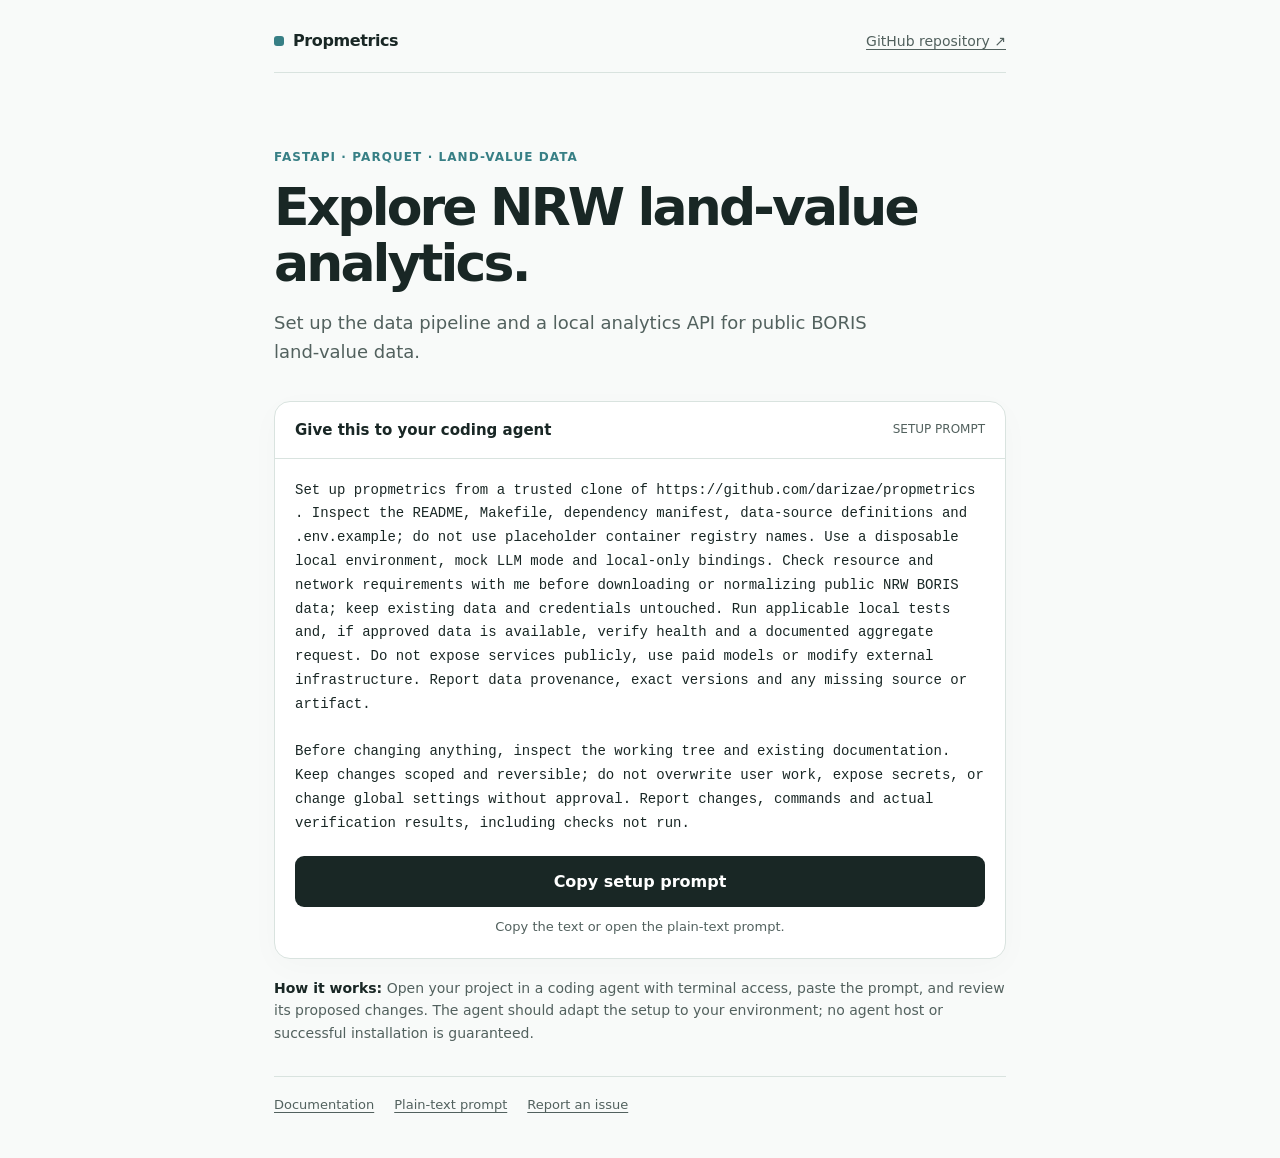
<file: docs/index.html>
<!doctype html>
<html lang="en">
<head>
<meta charset="utf-8">
<meta name="viewport" content="width=device-width, initial-scale=1">
<meta name="description" content="Set up the data pipeline and a local analytics API for public BORIS land-value data.">
<title>Propmetrics — Agent setup</title>
<style>*{box-sizing:border-box} :root{color-scheme:light dark;--bg:#f8faf9;--panel:#fff;--ink:#192725;--muted:#52615e;--border:#d9e3df;--accent:#377f85;--button:#192725;--button-ink:#fff} @media(prefers-color-scheme:dark){:root{--bg:#121817;--panel:#1b2422;--ink:#edf3f0;--muted:#b5c4bf;--border:#3b4844;--accent:#a5d5cb;--button:#edf3f0;--button-ink:#16201e}} body{margin:0;background:var(--bg);color:var(--ink);font:16px/1.6 system-ui,-apple-system,BlinkMacSystemFont,"Segoe UI",sans-serif} a{color:inherit;text-underline-offset:3px} a:hover{color:var(--accent)} .shell{max-width:780px;margin:auto;padding:28px 24px 42px} header,footer,.prompt-head{display:flex;align-items:center;justify-content:space-between;gap:14px;flex-wrap:wrap} header{padding-bottom:18px;border-bottom:1px solid var(--border)} .wordmark{font-size:16px;font-weight:740;letter-spacing:-.025em}.brand-mark{display:inline-block;background:var(--accent);width:10px;height:10px;border-radius:3px;margin-right:9px}.nav{font-size:14px;color:var(--muted)} main{padding-top:clamp(40px,8vw,75px)} .eyebrow{font-size:12px;font-weight:700;letter-spacing:.09em;text-transform:uppercase;color:var(--accent)} h1{font-size:clamp(33px,6vw,52px);line-height:1.08;letter-spacing:-.055em;margin:12px 0 18px;max-width:690px} .lede{color:var(--muted);max-width:630px;font-size:18px;margin:0 0 34px}.prompt-card{background:var(--panel);border:1px solid var(--border);border-radius:16px;box-shadow:0 8px 32px #00000006;overflow:hidden}.prompt-head{padding:16px 20px;border-bottom:1px solid var(--border)} h2{font-size:15px;margin:0}.prompt-label{font-size:12px;color:var(--muted)} pre{white-space:pre-wrap;overflow-wrap:anywhere;font:14px/1.7 ui-monospace,SFMono-Regular,Consolas,monospace;padding:20px;margin:0;tab-size:2}.actions{padding:0 20px 20px;display:flex;flex-direction:column;gap:10px} button{font:inherit;font-weight:650;background:var(--button);color:var(--button-ink);border:1px solid transparent;padding:12px;border-radius:9px;cursor:pointer;min-height:48px}button:hover{opacity:.86}button:disabled{opacity:.55;cursor:default} a:focus-visible,button:focus-visible,pre:focus-visible{outline:3px solid var(--accent);outline-offset:4px}.status{font-size:13px;color:var(--muted);min-height:1.6em;margin:0;text-align:center}.hint{font-size:14px;color:var(--muted);margin:18px 0 32px}.hint strong{color:var(--ink)} footer{border-top:1px solid var(--border);padding-top:18px;font-size:13px;color:var(--muted);justify-content:flex-start;gap:20px} @media(max-width:420px){.shell{padding:20px 16px 32px} .prompt-head,pre{padding:14px}.actions{padding:0 14px 14px}}</style>
</head>
<body>
<div class="shell">
<header><div class="wordmark"><span class="brand-mark" aria-hidden="true"></span>Propmetrics</div><a class="nav" href="https://github.com/darizae/propmetrics">GitHub repository ↗</a></header>
<main>
<div class="eyebrow">FastAPI · Parquet · Land-value data</div>
<h1>Explore NRW land-value analytics.</h1>
<p class="lede">Set up the data pipeline and a local analytics API for public BORIS land-value data.</p>
<section class="prompt-card" aria-labelledby="prompt-heading">
<div class="prompt-head"><h2 id="prompt-heading">Give this to your coding agent</h2><span class="prompt-label">SETUP PROMPT</span></div>
<pre id="setup-prompt" tabindex="0">Set up propmetrics from a trusted clone of https://github.com/darizae/propmetrics . Inspect the README, Makefile, dependency manifest, data-source definitions and .env.example; do not use placeholder container registry names. Use a disposable local environment, mock LLM mode and local-only bindings. Check resource and network requirements with me before downloading or normalizing public NRW BORIS data; keep existing data and credentials untouched. Run applicable local tests and, if approved data is available, verify health and a documented aggregate request. Do not expose services publicly, use paid models or modify external infrastructure. Report data provenance, exact versions and any missing source or artifact.

Before changing anything, inspect the working tree and existing documentation. Keep changes scoped and reversible; do not overwrite user work, expose secrets, or change global settings without approval. Report changes, commands and actual verification results, including checks not run.
</pre>
<div class="actions"><button id="copy" type="button" disabled>Copy setup prompt</button><p class="status" id="status" role="status" aria-live="polite">Copy the text or open the plain-text prompt.</p><noscript><p>JavaScript is disabled. Select the prompt or use the plain-text link below.</p></noscript></div>
</section>
<p class="hint"><strong>How it works:</strong> Open your project in a coding agent with terminal access, paste the prompt, and review its proposed changes. The agent should adapt the setup to your environment; no agent host or successful installation is guaranteed.</p>
</main>
<footer><a href="https://github.com/darizae/propmetrics#readme">Documentation</a><a href="agent-setup.txt">Plain-text prompt</a><a href="https://github.com/darizae/propmetrics/issues">Report an issue</a></footer>
</div>
<script>const button=document.getElementById('copy');const prompt=document.getElementById('setup-prompt');const status=document.getElementById('status');button.disabled=false;button.addEventListener('click',async()=>{try{if(!navigator.clipboard||!window.isSecureContext)throw new Error('Clipboard unavailable');await navigator.clipboard.writeText(prompt.textContent);status.textContent='Copied. Paste into your coding agent.';}catch{const selection=window.getSelection();const range=document.createRange();range.selectNodeContents(prompt);selection.removeAllRanges();selection.addRange(range);prompt.focus({preventScroll:true});status.textContent='Prompt selected. Press Ctrl+C or Command+C to copy.';}});</script>
</body>
</html>
</file>
